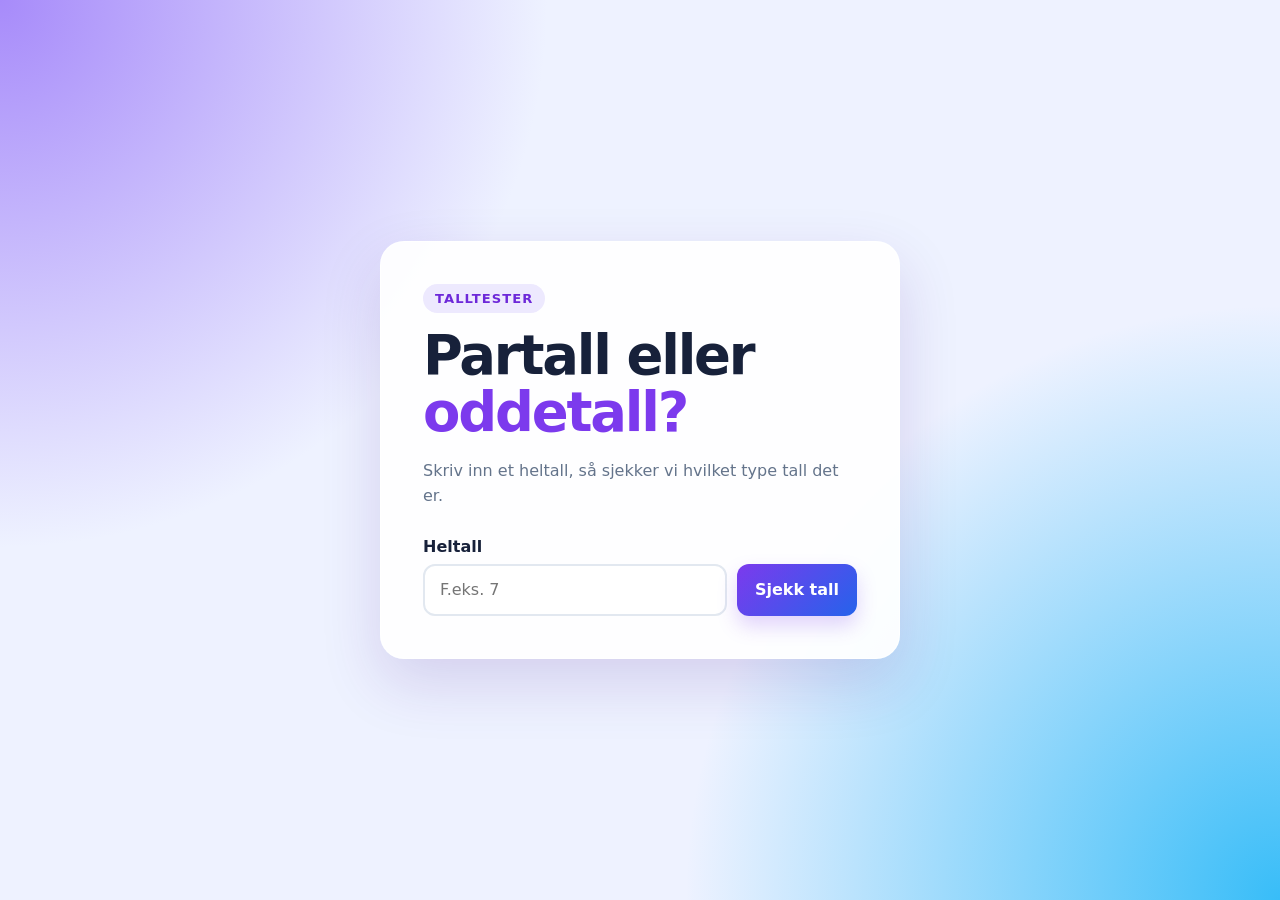
<file: oppgave 2.2/index.html>
<!DOCTYPE html>
<html lang="no">
  <head>
    <meta charset="UTF-8" />
    <meta name="viewport" content="width=device-width, initial-scale=1.0" />
    <title>Partall eller oddetall</title>
    <link rel="stylesheet" href="style.css" />
  </head>
  <body>
    <main class="kort">
      <span class="etikett">Talltester</span>
      <h1>Partall eller <span>oddetall?</span></h1>
      <p class="beskrivelse">Skriv inn et heltall, så sjekker vi hvilket type tall det er.</p>

      <label for="tall">Heltall</label>
      <div class="inndata">
        <input id="tall" type="number" step="1" placeholder="F.eks. 7" />
        <button id="kontroller" type="button">Sjekk tall</button>
      </div>
      <p id="resultat" class="resultat" aria-live="polite"></p>
    </main>

    <script src="script.js"></script>
  </body>
</html>
</file>
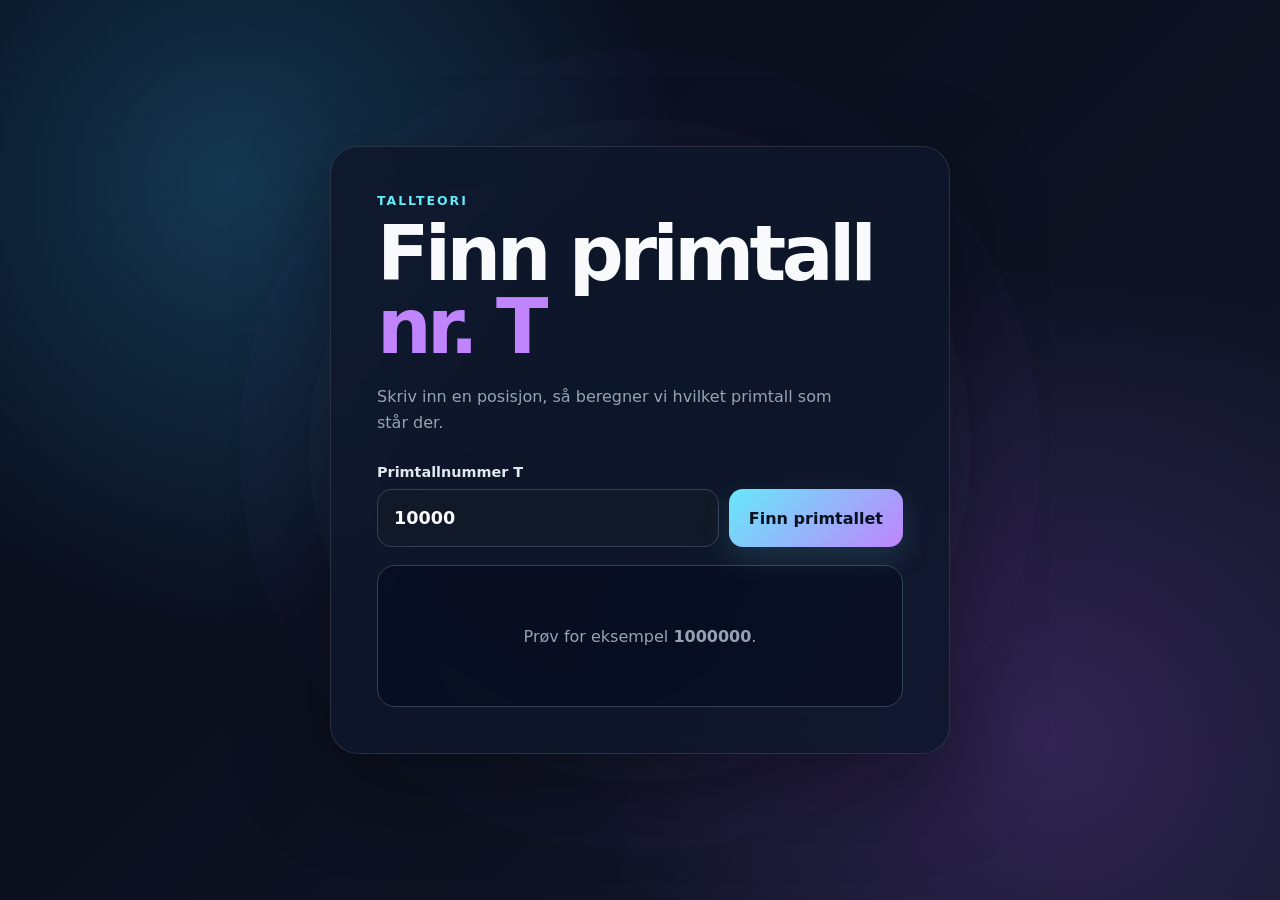
<file: oppgave 2.3/index.html>
<!DOCTYPE html>
<html lang="no">
  <head>
    <meta charset="UTF-8" />
    <meta name="viewport" content="width=device-width, initial-scale=1.0" />
    <title>Primtall-finner</title>
    <link rel="stylesheet" href="style.css" />
  </head>
  <body>
    <main class="card">
      <p class="eyebrow">Tallteori</p>
      <h1>Finn primtall <span>nr. T</span></h1>
      <p class="intro">Skriv inn en posisjon, så beregner vi hvilket primtall som står der.</p>

      <form id="skjema">
        <label for="T">Primtallnummer T</label>
        <div class="controls">
          <input id="T" name="T" type="number" min="1" max="10000000" step="1" value="10000" required />
          <button type="submit">Finn primtallet</button>
        </div>
      </form>

      <section id="resultat" class="resultat" aria-live="polite">
        <p>Prøv for eksempel <strong>1000000</strong>.</p>
      </section>
    </main>

    <script src="script.js"></script>
  </body>
</html>
</file>
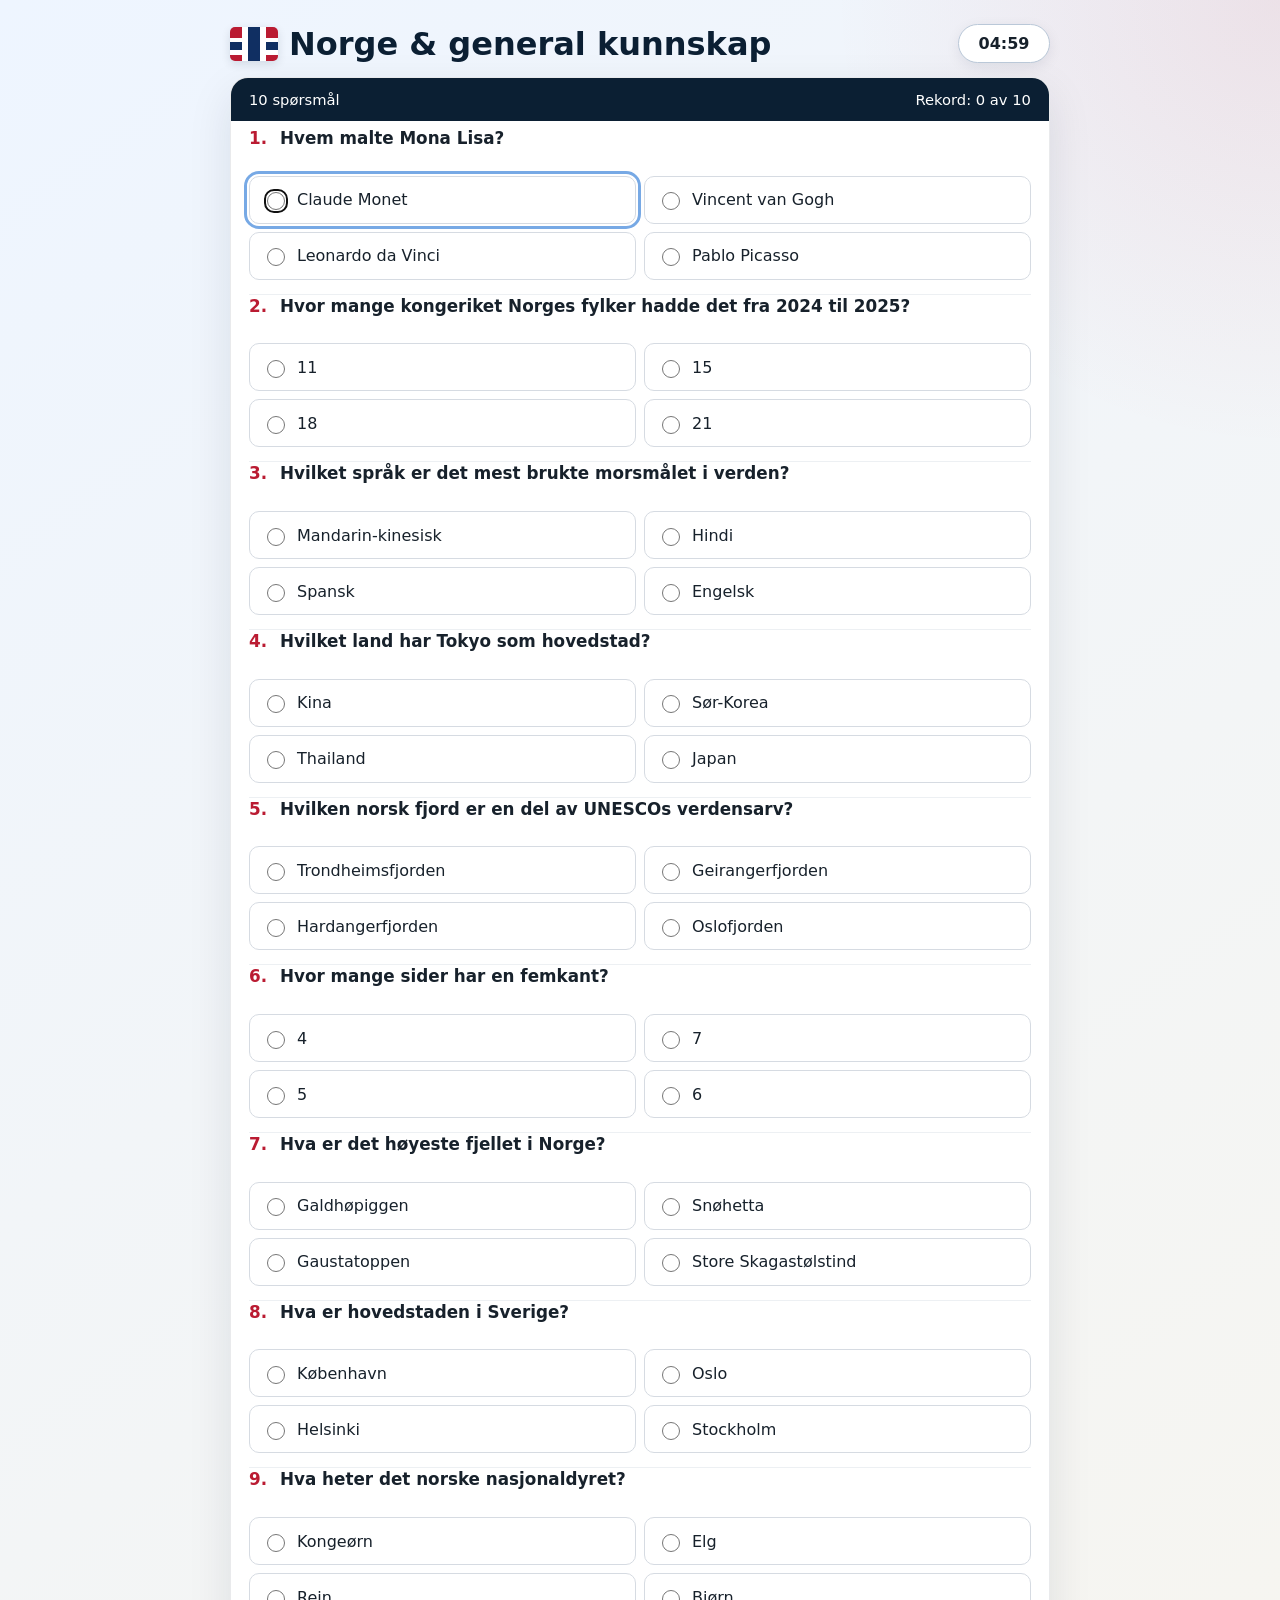
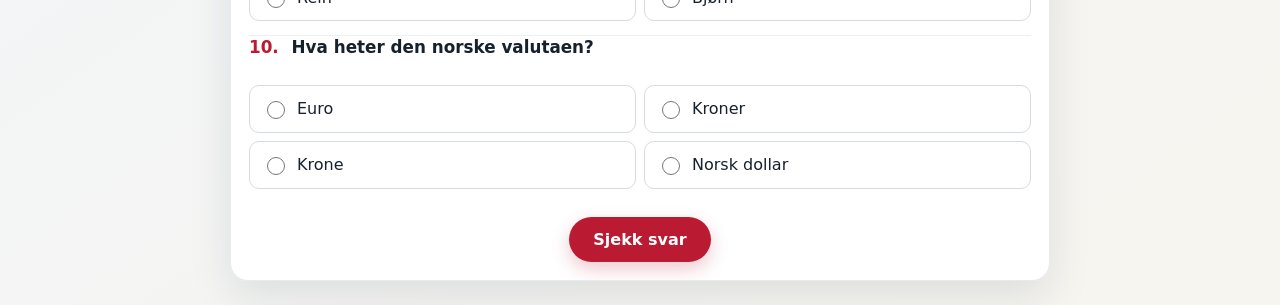
<file: oppgave-2-4/index.html>
<!doctype html>
<html lang="nb">
<head>
  <meta charset="utf-8">
  <meta name="viewport" content="width=device-width, initial-scale=1">
  <title>Norge & general quiz</title>
  <style>
    :root {
      --navy: #0b1f33;
      --blue: #dcecff;
      --red: #ba1b32;
      --cream: #f7f5ef;
      --ink: #17212b;
      --green: #16794a;
      --green-bg: #e9f7ef;
      --wrong: #b42332;
      --wrong-bg: #fff0f1;
      --border: #d6dbe2;
    }
    * { box-sizing: border-box; }
    body {
      margin: 0;
      min-height: 100vh;
      font-family: system-ui, -apple-system, "Segoe UI", sans-serif;
      color: var(--ink);
      background:
        radial-gradient(circle at top right, rgba(186,27,50,.09), transparent 28rem),
        linear-gradient(145deg, #eef5ff 0%, var(--cream) 100%);
    }
    .page {
      width: min(820px, calc(100% - 28px));
      margin: 24px auto;
    }
    .topbar {
      display: flex;
      align-items: center;
      justify-content: space-between;
      gap: 16px;
      margin-bottom: 14px;
    }
    .brand {
      display: flex;
      align-items: center;
      gap: 11px;
      color: var(--navy);
    }
    .flag {
      width: 48px;
      height: 34px;
      border-radius: 5px;
      background:
        linear-gradient(90deg, transparent 25%, #fff 25%, #fff 38%, #102f62 38%, #102f62 62%, #fff 62%, #fff 75%, transparent 75%),
        linear-gradient(transparent 31%, #fff 31%, #fff 44%, #102f62 44%, #102f62 69%, #fff 69%, #fff 82%, transparent 82%),
        #ba1b32;
      box-shadow: 0 3px 10px rgba(11,31,51,.12);
    }
    h1 { margin: 0; font-size: clamp(1.35rem, 4vw, 2rem); }
    .timer {
      flex: none;
      min-width: 92px;
      text-align: center;
      padding: 9px 12px;
      border: 1px solid #bac8d8;
      border-radius: 999px;
      background: white;
      font-weight: 800;
      font-variant-numeric: tabular-nums;
      box-shadow: 0 4px 14px rgba(11,31,51,.08);
    }
    .timer.urgent { color: var(--wrong); border-color: #efb4bb; background: var(--wrong-bg); }
    .card {
      background: rgba(255,255,255,.96);
      border: 1px solid rgba(11,31,51,.09);
      border-radius: 18px;
      box-shadow: 0 16px 44px rgba(11,31,51,.10);
      overflow: hidden;
    }
    .status {
      display: flex;
      justify-content: space-between;
      gap: 12px;
      padding: 13px 18px;
      background: var(--navy);
      color: white;
      font-size: .92rem;
    }
    form { padding: 6px 18px 18px; }
    fieldset {
      border: 0;
      border-bottom: 1px solid #edf0f3;
      margin: 0;
      padding: 16px 0 14px;
      min-width: 0;
    }
    fieldset:last-of-type { border-bottom: 0; }
    legend {
      width: 100%;
      font-size: 1.05rem;
      font-weight: 750;
      line-height: 1.35;
      padding: 0 0 10px;
    }
    .number { color: var(--red); margin-right: 7px; }
    .alternatives { display: grid; grid-template-columns: 1fr 1fr; gap: 8px; }
    .option {
      position: relative;
      display: flex;
      align-items: center;
      min-height: 48px;
      gap: 9px;
      padding: 9px 12px;
      border: 1px solid var(--border);
      border-radius: 10px;
      background: #fff;
      cursor: pointer;
      transition: border-color .15s, background .15s, transform .15s;
    }
    .option:hover { border-color: #91a8c2; transform: translateY(-1px); }
    .option:has(input:focus-visible) { outline: 3px solid #77a9e5; outline-offset: 2px; }
    .option input { width: 18px; height: 18px; accent-color: var(--navy); flex: none; }
    .option.correct { border: 2px solid var(--green); background: var(--green-bg); color: #0d5534; }
    .option.incorrect { border: 2px solid var(--wrong); background: var(--wrong-bg); color: #7c1520; }
    .option.correct::after, .option.incorrect::after {
      content: "";
      width: 9px;
      height: 5px;
      border-left: 2px solid currentColor;
      border-bottom: 2px solid currentColor;
      transform: rotate(-45deg);
      margin-left: auto;
    }
    .option.incorrect::after { width: 12px; height: 12px; border: 0; transform: none; background: linear-gradient(45deg, transparent 44%, currentColor 45%, currentColor 55%, transparent 56%), linear-gradient(-45deg, transparent 44%, currentColor 45%, currentColor 55%, transparent 56%); }
    fieldset.submitted .option { cursor: default; }
    fieldset.submitted .option:hover { transform: none; }
    .actions { display: flex; justify-content: center; padding-top: 14px; }
    button {
      border: 0;
      border-radius: 999px;
      padding: 13px 24px;
      background: var(--red);
      color: white;
      font: inherit;
      font-weight: 800;
      cursor: pointer;
      box-shadow: 0 7px 18px rgba(186,27,50,.24);
    }
    button:hover { background: #981527; }
    button:focus-visible { outline: 3px solid #77a9e5; outline-offset: 3px; }
    .result {
      display: none;
      margin: 14px 18px 18px;
      padding: 18px;
      border-radius: 14px;
      background: #edf4ff;
      border: 1px solid #cbdaf0;
      text-align: center;
    }
    .result.show { display: block; }
    .score { font-size: clamp(2rem, 8vw, 3.2rem); font-weight: 900; color: var(--navy); margin: 4px 0; }
    .result p { margin: 6px 0 14px; }
    @media (max-width: 620px) {
      .page { width: min(100% - 18px, 820px); margin: 10px auto; }
      .topbar { align-items: flex-start; }
      .brand { gap: 8px; }
      .flag { width: 40px; height: 28px; }
      .status { padding: 11px 12px; }
      form { padding: 4px 12px 12px; }
      .alternatives { grid-template-columns: 1fr; }
      fieldset { padding: 13px 0 12px; }
      .option { min-height: 46px; }
    }
    @media (prefers-reduced-motion: reduce) {
      .option { transition: none; }
    }
  </style>
</head>
<body>
  <main class="page">
    <header class="topbar">
      <div class="brand">
        <span class="flag" aria-hidden="true"></span>
        <h1>Norge & general kunnskap</h1>
      </div>
      <div id="timer" class="timer" role="timer" aria-label="Tid igjen">05:00</div>
    </header>

    <section class="card" aria-label="Quiz">
      <div class="status">
        <span id="progress">10 spørsmål</span>
        <span id="highScore">Rekord: 0 av 10</span>
      </div>
      <form id="quizForm" novalidate>
        <div id="questions"></div>
        <div class="actions">
          <button id="submitButton" type="submit">Sjekk svar</button>
        </div>
      </form>
      <div id="result" class="result" aria-live="polite" tabindex="-1">
        <div class="score" id="scoreText"></div>
        <p id="message"></p>
        <button type="button" id="restartButton">Prøv igjen</button>
      </div>
    </section>
  </main>

  <script>
    const questionPool = [
      { text: "Hva er hovedstaden i Norge?", alternatives: ["Bergen", "Oslo", "Trondheim", "Stavanger"], answer: "Oslo" },
      { text: "Hva heter det norske nasjonaldyret?", alternatives: ["Kongeørn", "Elg", "Bjørn", "Rein"], answer: "Elg" },
      { text: "Hvilket hav ligger vest for Norge?", alternatives: ["Østersjøen", "Nordsjøen", "Svartehavet", "Adriaterhavet"], answer: "Nordsjøen" },
      { text: "Hvor mange kongeriket Norges fylker hadde det fra 2024 til 2025?", alternatives: ["11", "15", "18", "21"], answer: "15" },
      { text: "Hvem komponerte 'I Dovregubbens hall'?", alternatives: ["Edvard Grieg", "Edvard Munch", "Henrik Ibsen", "Ole Bull"], answer: "Edvard Grieg" },
      { text: "Hva er verdens største hav?", alternatives: ["Atlanterhavet", "Indiahavet", "Stillehavet", "Nordishavet"], answer: "Stillehavet" },
      { text: "Hvilket land har Tokyo som hovedstad?", alternatives: ["Kina", "Japan", "Sør-Korea", "Thailand"], answer: "Japan" },
      { text: "Hva er den største planeten i solsystemet vårt?", alternatives: ["Saturn", "Jupiter", "Neptun", "Mars"], answer: "Jupiter" },
      { text: "Hvorfor feirer Norge nasjonaldagen 17. mai?", alternatives: ["Grunnloven ble vedtatt i 1814", "Unionsoppløsningen i 1905", "Freden i 1945", "Første Storting i 1814"], answer: "Grunnloven ble vedtatt i 1814" },
      { text: "Hva er H2O i vanlig språk?", alternatives: ["Salt", "Vann", "Oksygen", "Hydrogen"], answer: "Vann" },
      { text: "Hvilken norsk fjord er en del av UNESCOs verdensarv?", alternatives: ["Geirangerfjorden", "Hardangerfjorden", "Trondheimsfjorden", "Oslofjorden"], answer: "Geirangerfjorden" },
      { text: "Hvem malte Mona Lisa?", alternatives: ["Vincent van Gogh", "Leonardo da Vinci", "Pablo Picasso", "Claude Monet"], answer: "Leonardo da Vinci" },
      { text: "Hva er hovedstaden i Sverige?", alternatives: ["København", "Helsinki", "Stockholm", "Oslo"], answer: "Stockholm" },
      { text: "Hvor mange sider har en femkant?", alternatives: ["4", "5", "6", "7"], answer: "5" },
      { text: "Hva er det høyeste fjellet i Norge?", alternatives: ["Galdhøpiggen", "Gaustatoppen", "Snøhetta", "Store Skagastølstind"], answer: "Galdhøpiggen" },
      { text: "Hvilket grunnstoff har kjemisk symbol Au?", alternatives: ["Sølv", "Gull", "Aluminium", "Argon"], answer: "Gull" },
      { text: "På hvilket kontinent ligger Egypt?", alternatives: ["Asia", "Europa", "Afrika", "Sør-Amerika"], answer: "Afrika" },
      { text: "Hva heter den norske valutaen?", alternatives: ["Krone", "Euro", "Kroner", "Norsk dollar"], answer: "Krone" },
      { text: "Hvor raskt beveger lyset seg i vakuum, omtrent?", alternatives: ["300 000 km/s", "30 000 km/s", "3 000 km/s", "300 km/s"], answer: "300 000 km/s" },
      { text: "Hvilket språk er det mest brukte morsmålet i verden?", alternatives: ["Engelsk", "Spansk", "Mandarin-kinesisk", "Hindi"], answer: "Mandarin-kinesisk" }
    ];

    const form = document.getElementById("quizForm");
    const questionsContainer = document.getElementById("questions");
    const submitButton = document.getElementById("submitButton");
    const restartButton = document.getElementById("restartButton");
    const result = document.getElementById("result");
    const scoreText = document.getElementById("scoreText");
    const message = document.getElementById("message");
    const timerElement = document.getElementById("timer");
    const highScoreElement = document.getElementById("highScore");
    let selectedQuestions = [];
    let secondsLeft = 300;
    let timerId = null;
    let submitted = false;

    function randomize(items) {
      const copy = [...items];
      for (let i = copy.length - 1; i > 0; i--) {
        const j = Math.floor(Math.random() * (i + 1));
        [copy[i], copy[j]] = [copy[j], copy[i]];
      }
      return copy;
    }

    function getHighScore() {
      try {
        const value = Number(localStorage.getItem("norgeQuizHighScore"));
        return Number.isFinite(value) ? Math.max(0, Math.min(10, value)) : 0;
      } catch (_) {
        return 0;
      }
    }

    function updateHighScore() {
      highScoreElement.textContent = "Rekord: " + getHighScore() + " av 10";
    }

    function startTimer() {
      clearInterval(timerId);
      secondsLeft = 300;
      timerElement.classList.remove("urgent");
      updateTimer();
      timerId = setInterval(() => {
        secondsLeft--;
        updateTimer();
        if (secondsLeft <= 0) {
          clearInterval(timerId);
          submitQuiz(true);
        }
      }, 1000);
    }

    function updateTimer() {
      const minutes = Math.floor(secondsLeft / 60);
      const seconds = secondsLeft % 60;
      timerElement.textContent = String(minutes).padStart(2, "0") + ":" + String(seconds).padStart(2, "0");
      timerElement.setAttribute("aria-label", "Tid igjen: " + minutes + " minutter og " + seconds + " sekunder");
      timerElement.classList.toggle("urgent", secondsLeft <= 60);
    }

    function renderQuiz() {
      submitted = false;
      result.classList.remove("show");
      questionsContainer.innerHTML = "";
      selectedQuestions = randomize(questionPool).slice(0, 10);

      selectedQuestions.forEach((question, questionIndex) => {
        const fieldset = document.createElement("fieldset");
        const legend = document.createElement("legend");
        const number = document.createElement("span");
        number.className = "number";
        number.textContent = (questionIndex + 1) + ".";
        legend.append(number, document.createTextNode(" " + question.text));
        fieldset.appendChild(legend);

        const alternatives = document.createElement("div");
        alternatives.className = "alternatives";
        randomize(question.alternatives).forEach((alternative, alternativeIndex) => {
          const label = document.createElement("label");
          label.className = "option";
          const radio = document.createElement("input");
          radio.type = "radio";
          radio.name = "question-" + questionIndex;
          radio.value = alternative;
          radio.id = "q" + questionIndex + "-a" + alternativeIndex;
          const text = document.createElement("span");
          text.textContent = alternative;
          label.append(radio, text);
          alternatives.appendChild(label);
        });
        fieldset.appendChild(alternatives);
        questionsContainer.appendChild(fieldset);
      });

      submitButton.disabled = false;
      submitButton.textContent = "Sjekk svar";
      updateHighScore();
      startTimer();
      window.scrollTo({ top: 0, behavior: "smooth" });
      const firstRadio = questionsContainer.querySelector("input");
      if (firstRadio) firstRadio.focus();
    }

    function submitQuiz(timeExpired = false) {
      if (submitted) return;
      submitted = true;
      clearInterval(timerId);

      let score = 0;
      selectedQuestions.forEach((question, questionIndex) => {
        const fieldset = questionsContainer.querySelectorAll("fieldset")[questionIndex];
        fieldset.classList.add("submitted");
        const selected = form.querySelector('input[name="question-' + questionIndex + '"]:checked');

        fieldset.querySelectorAll(".option").forEach((label) => {
          const radio = label.querySelector("input");
          radio.disabled = true;
          if (radio.value === question.answer) label.classList.add("correct");
          if (selected && radio === selected && radio.value !== question.answer) label.classList.add("incorrect");
        });
        if (selected && selected.value === question.answer) score++;
      });

      submitButton.disabled = true;
      scoreText.textContent = score + " av 10";
      message.textContent = timeExpired
        ? "Tiden gikk ut. "
        : "Du har fullført quizen. ";

      if (score === 10) message.textContent += "Perfekt!";
      else if (score >= 7) message.textContent += "Svært godt resultat!";
      else if (score >= 4) message.textContent += "Bra forsøk!";
      else message.textContent += "Prøv igjen!";

      const previousHigh = getHighScore();
      if (score > previousHigh) {
        try { localStorage.setItem("norgeQuizHighScore", String(score)); } catch (_) {}
        message.textContent += " Ny rekord!";
      }
      updateHighScore();
      result.classList.add("show");
      result.focus();
    }

    form.addEventListener("submit", (event) => {
      event.preventDefault();
      submitQuiz(false);
    });

    restartButton.addEventListener("click", renderQuiz);
    renderQuiz();
  </script>
</body>
</html>
</file>
<file: oppgave 2.2/style.css>
* {
  box-sizing: border-box;
}

body {
  min-height: 100vh;
  margin: 0;
  display: grid;
  place-items: center;
  padding: 24px;
  color: #17213a;
  background:
    radial-gradient(circle at top left, #a78bfa 0, transparent 35%),
    radial-gradient(circle at bottom right, #38bdf8 0, transparent 38%),
    #eef2ff;
  font-family: system-ui, -apple-system, BlinkMacSystemFont, "Segoe UI", sans-serif;
}

.kort {
  width: min(520px, 100%);
  padding: 42px;
  border: 1px solid rgba(255, 255, 255, 0.8);
  border-radius: 24px;
  background: rgba(255, 255, 255, 0.92);
  box-shadow: 0 24px 60px rgba(76, 29, 149, 0.16);
}

.etikett {
  display: inline-block;
  margin-bottom: 14px;
  padding: 7px 12px;
  border-radius: 999px;
  color: #6d28d9;
  background: #ede9fe;
  font-size: 0.82rem;
  font-weight: 800;
  letter-spacing: 0.08em;
  text-transform: uppercase;
}

h1 {
  margin: 0;
  font-size: clamp(2rem, 7vw, 3.4rem);
  line-height: 1.05;
  letter-spacing: -0.04em;
}

h1 span {
  color: #7c3aed;
}

.beskrivelse {
  margin: 16px 0 28px;
  color: #64748b;
  line-height: 1.6;
}

label {
  display: block;
  margin-bottom: 8px;
  font-weight: 750;
}

.inndata {
  display: grid;
  grid-template-columns: 1fr auto;
  gap: 10px;
}

input,
button {
  min-height: 52px;
  border-radius: 12px;
  font: inherit;
}

input {
  min-width: 0;
  width: 100%;
  border: 2px solid #e2e8f0;
  padding: 0 15px;
  color: #17213a;
  background: #fff;
  outline: none;
}

input:focus {
  border-color: #8b5cf6;
  box-shadow: 0 0 0 4px rgba(139, 92, 246, 0.12);
}

button {
  border: 0;
  padding: 0 18px;
  color: #fff;
  background: linear-gradient(135deg, #7c3aed, #2563eb);
  font-weight: 800;
  cursor: pointer;
  box-shadow: 0 10px 20px rgba(124, 58, 237, 0.22);
}

button:hover {
  filter: brightness(1.07);
  transform: translateY(-1px);
}

.resultat {
  min-height: 56px;
  margin: 18px 0 0;
  padding: 15px;
  border-radius: 12px;
  font-weight: 800;
  text-align: center;
}

.resultat:empty {
  display: none;
}

.partall {
  color: #075985;
  background: #e0f2fe;
}

.oddetall {
  color: #6d28d9;
  background: #ede9fe;
}

.feil {
  color: #991b1b;
  background: #fee2e2;
}

@media (max-width: 520px) {
  .kort {
    padding: 28px 20px;
  }

  .inndata {
    grid-template-columns: 1fr;
  }
}
</file>
<file: oppgave 2.3/style.css>
* {
  box-sizing: border-box;
}

:root {
  color: #0f172a;
  background: #070b1a;
  font-family: Inter, system-ui, -apple-system, BlinkMacSystemFont, "Segoe UI", sans-serif;
}

body {
  min-height: 100vh;
  margin: 0;
  display: grid;
  place-items: center;
  overflow: hidden;
  padding: 24px;
  background:
    radial-gradient(circle at 18% 20%, rgba(56, 189, 248, 0.24), transparent 28rem),
    radial-gradient(circle at 82% 82%, rgba(168, 85, 247, 0.22), transparent 30rem),
    linear-gradient(135deg, #070b1a, #111827);
}

body::before {
  content: "";
  position: fixed;
  width: 520px;
  height: 520px;
  border: 1px solid rgba(125, 211, 252, 0.08);
  border-radius: 50%;
  box-shadow:
    0 0 0 70px rgba(125, 211, 252, 0.025),
    0 0 0 140px rgba(168, 85, 247, 0.025);
  pointer-events: none;
}

.card {
  position: relative;
  width: min(620px, 100%);
  padding: 46px;
  border: 1px solid rgba(255, 255, 255, 0.11);
  border-radius: 28px;
  background: rgba(15, 23, 42, 0.86);
  box-shadow: 0 30px 90px rgba(0, 0, 0, 0.42);
  backdrop-filter: blur(18px);
}

.eyebrow {
  margin: 0 0 10px;
  color: #67e8f9;
  font-size: 0.78rem;
  font-weight: 900;
  letter-spacing: 0.16em;
  text-transform: uppercase;
}

h1 {
  margin: 0;
  color: #f8fafc;
  font-size: clamp(2.4rem, 8vw, 4.8rem);
  line-height: 0.95;
  letter-spacing: -0.06em;
}

h1 span {
  display: block;
  color: #c084fc;
}

.intro {
  max-width: 460px;
  margin: 20px 0 28px;
  color: #94a3b8;
  line-height: 1.65;
}

label {
  display: block;
  margin-bottom: 9px;
  color: #e2e8f0;
  font-size: 0.9rem;
  font-weight: 800;
}

.controls {
  display: grid;
  grid-template-columns: minmax(0, 1fr) auto;
  gap: 10px;
}

input,
button {
  height: 58px;
  border-radius: 14px;
  font: inherit;
}

input {
  min-width: 0;
  border: 1px solid #334155;
  padding: 0 16px;
  color: #f8fafc;
  background: #111827;
  font-size: 1.1rem;
  font-weight: 800;
  outline: none;
}

input:focus {
  border-color: #22d3ee;
  box-shadow: 0 0 0 4px rgba(34, 211, 238, 0.12);
}

button {
  border: 0;
  padding: 0 20px;
  color: #06111f;
  background: linear-gradient(135deg, #67e8f9, #c084fc);
  font-weight: 900;
  cursor: pointer;
  box-shadow: 0 12px 30px rgba(103, 232, 249, 0.14);
  transition: transform 160ms ease, filter 160ms ease;
}

button:hover {
  filter: brightness(1.08);
  transform: translateY(-2px);
}

.resultat {
  min-height: 142px;
  margin-top: 18px;
  display: grid;
  place-content: center;
  text-align: center;
  border: 1px solid #334155;
  border-radius: 18px;
  color: #94a3b8;
  background: rgba(2, 6, 23, 0.42);
}

.resultat p {
  margin: 0;
}

.svar {
  color: #bae6fd;
  border-color: rgba(34, 211, 238, 0.38);
  background: rgba(8, 47, 73, 0.3);
}

.svar output {
  display: block;
  margin: 4px 0 6px;
  color: #f8fafc;
  font-size: clamp(2.2rem, 8vw, 4.2rem);
  font-weight: 950;
  letter-spacing: -0.05em;
}

.svar small {
  color: #67e8f9;
}

.laster {
  color: #c084fc;
}

.feil {
  color: #fda4af;
  border-color: rgba(251, 113, 133, 0.4);
  background: rgba(76, 5, 25, 0.22);
}

@media (max-width: 560px) {
  body {
    padding: 14px;
  }

  .card {
    padding: 28px 20px;
  }

  .controls {
    grid-template-columns: 1fr;
  }

  button {
    width: 100%;
  }
}
</file>
